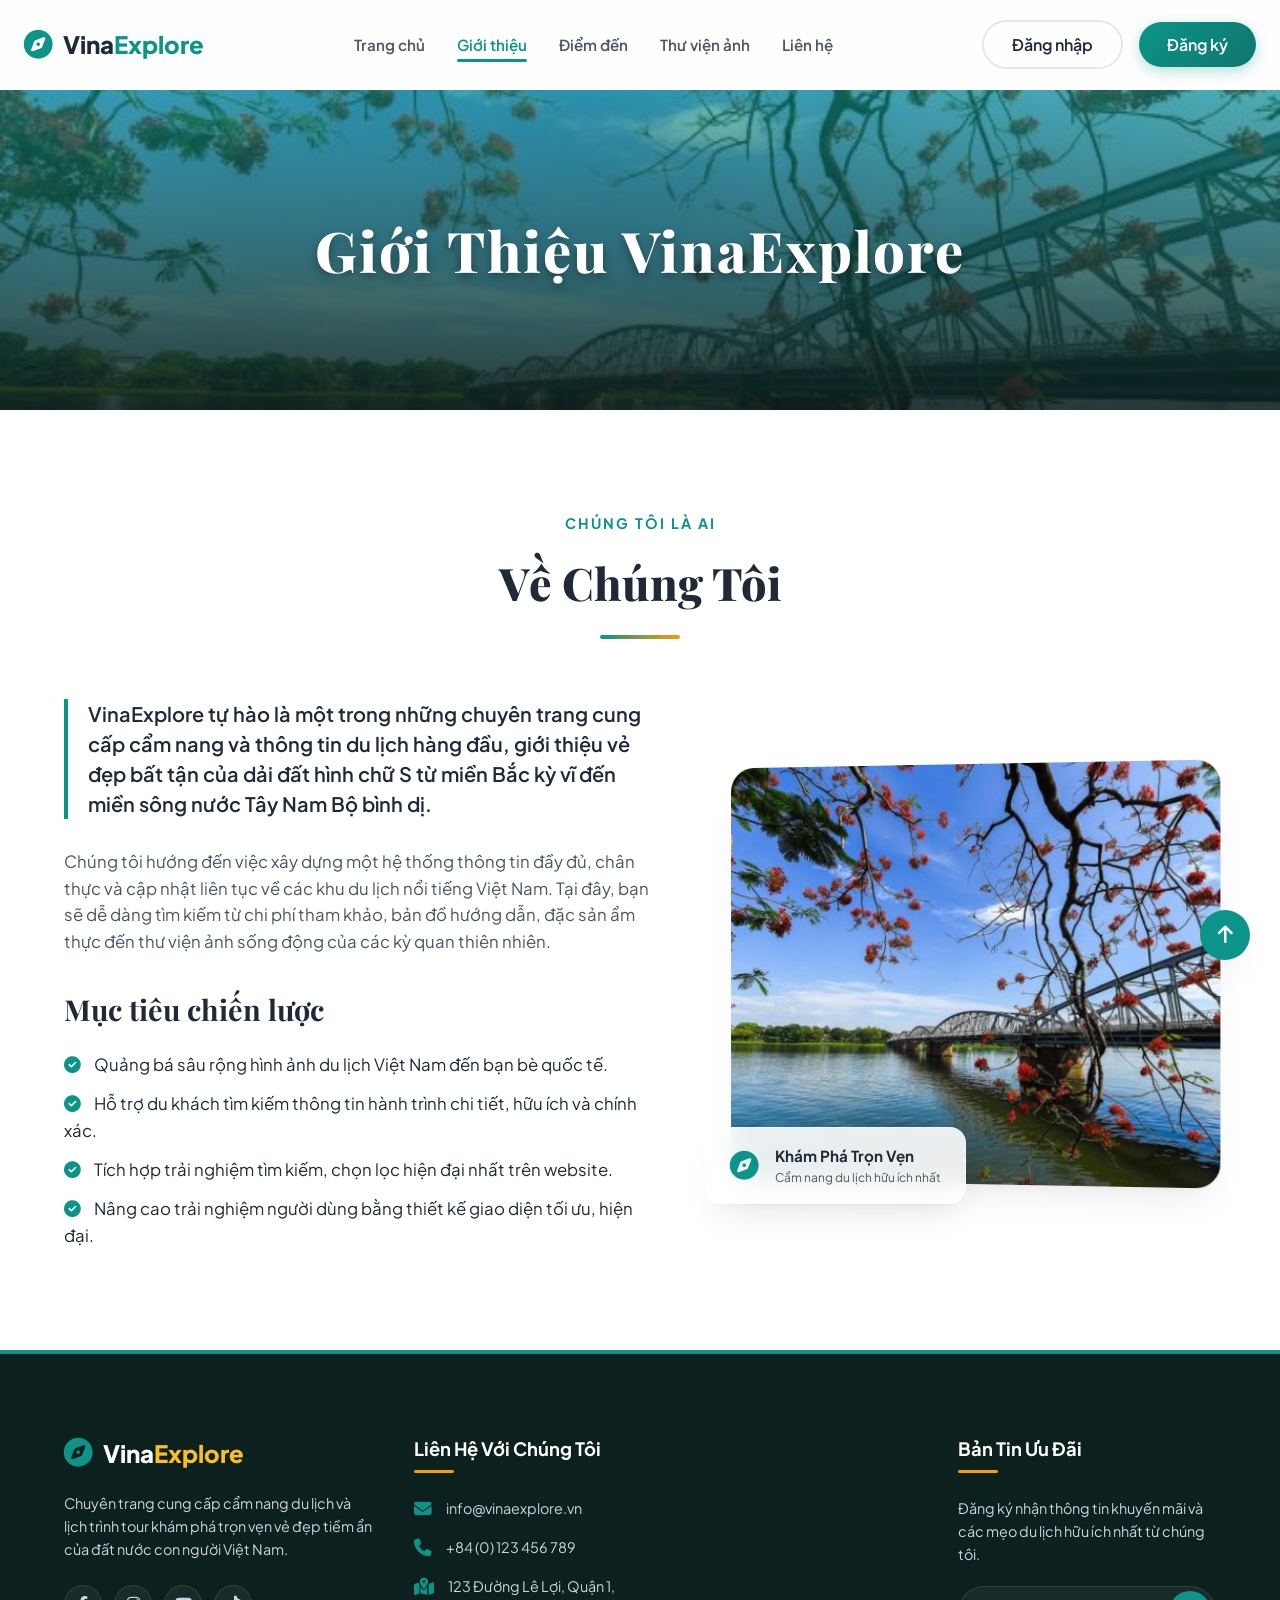
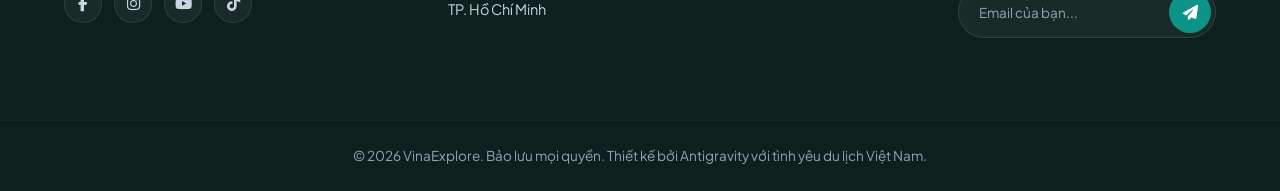
<file: pages/about.html>
<!DOCTYPE html>
<html lang="vi">
<head>
    <meta charset="UTF-8">
    <meta name="viewport" content="width=device-width, initial-scale=1.0">
    <meta name="description" content="VinaExplore - Chuyên trang cung cấp cẩm nang du lịch và thông tin chi tiết về các điểm đến tuyệt vời tại Việt Nam.">
    <title>Giới thiệu - VinaExplore</title>
    
    <!-- Google Fonts -->
    <link rel="preconnect" href="https://fonts.googleapis.com">
    <link rel="preconnect" href="https://fonts.gstatic.com" crossorigin>
    <link href="https://fonts.googleapis.com/css2?family=Playfair+Display:ital,wght@0,400..900;1,400..900&family=Plus+Jakarta+Sans:ital,wght@0,300..800;1,300..800&display=swap" rel="stylesheet">
    
    <!-- FontAwesome Icons -->
    <link rel="stylesheet" href="https://cdnjs.cloudflare.com/ajax/libs/font-awesome/6.4.0/css/all.min.css">
    
    <!-- Custom Style CSS -->
    <link rel="stylesheet" href="../style.css">
</head>
<body>

    <!-- Header Navigation -->
    <header class="main-header" id="main-header">
        <div class="header-container">
            <a href="../index.html" class="logo">
                <i class="fa-solid fa-compass logo-icon"></i>
                <span class="logo-text">Vina<span class="highlight">Explore</span></span>
            </a>
            
            <nav class="nav-menu" id="nav-menu">
                <ul>
                    <li><a href="../index.html" class="nav-link">Trang chủ</a></li>
                    <li><a href="about.html" class="nav-link active">Giới thiệu</a></li>
                    <li><a href="destinations.html" class="nav-link">Điểm đến</a></li>
                    <li><a href="gallery.html" class="nav-link">Thư viện ảnh</a></li>
                    <li><a href="contact.html" class="nav-link">Liên hệ</a></li>
                </ul>
            </nav>
            
            <div class="header-actions">
                <button class="btn btn-outline" id="btn-login">Đăng nhập</button>
                <button class="btn btn-primary" id="btn-register">Đăng ký</button>
                <button class="menu-toggle" id="menu-toggle" aria-label="Toggle navigation menu">
                    <i class="fa-solid fa-bars"></i>
                </button>
            </div>
        </div>
    </header>

    <!-- Page Banner -->
    <section class="page-banner">
        <h1>Giới Thiệu VinaExplore</h1>
    </section>

    <!-- Content Section -->
    <section class="overview-section">
        <div class="container">
            <div class="section-header text-center">
                <span class="sub-title">Chúng Tôi Là Ai</span>
                <h2 class="main-title">Về Chúng Tôi</h2>
                <div class="title-divider"></div>
            </div>
            
            <div class="overview-grid">
                <div class="overview-text">
                    <p class="lead-text">VinaExplore tự hào là một trong những chuyên trang cung cấp cẩm nang và thông tin du lịch hàng đầu, giới thiệu vẻ đẹp bất tận của dải đất hình chữ S từ miền Bắc kỳ vĩ đến miền sông nước Tây Nam Bộ bình dị.</p>
                    <p>Chúng tôi hướng đến việc xây dựng một hệ thống thông tin đầy đủ, chân thực và cập nhật liên tục về các khu du lịch nổi tiếng Việt Nam. Tại đây, bạn sẽ dễ dàng tìm kiếm từ chi phí tham khảo, bản đồ hướng dẫn, đặc sản ẩm thực đến thư viện ảnh sống động của các kỳ quan thiên nhiên.</p>
                    
                    <div style="margin-top: 30px;">
                        <h3 style="font-family: var(--font-heading); font-size: 1.8rem; margin-bottom: 20px; color: var(--dark-color);">Mục tiêu chiến lược</h3>
                        <ul style="display: flex; flex-direction: column; gap: 12px; font-size: 1.05rem;">
                            <li><i class="fa-solid fa-circle-check" style="color: var(--primary-color); margin-right: 10px;"></i> Quảng bá sâu rộng hình ảnh du lịch Việt Nam đến bạn bè quốc tế.</li>
                            <li><i class="fa-solid fa-circle-check" style="color: var(--primary-color); margin-right: 10px;"></i> Hỗ trợ du khách tìm kiếm thông tin hành trình chi tiết, hữu ích và chính xác.</li>
                            <li><i class="fa-solid fa-circle-check" style="color: var(--primary-color); margin-right: 10px;"></i> Tích hợp trải nghiệm tìm kiếm, chọn lọc hiện đại nhất trên website.</li>
                            <li><i class="fa-solid fa-circle-check" style="color: var(--primary-color); margin-right: 10px;"></i> Nâng cao trải nghiệm người dùng bằng thiết kế giao diện tối ưu, hiện đại.</li>
                        </ul>
                    </div>
                </div>
                <div class="overview-image-wrapper">
                    <img src="../images/slide2.jpg" alt="Về VinaExplore" class="overview-img">
                    <div class="floating-card">
                        <i class="fa-solid fa-compass floating-card-icon" style="color: var(--primary-color);"></i>
                        <div>
                            <h4>Khám Phá Trọn Vẹn</h4>
                            <p>Cẩm nang du lịch hữu ích nhất</p>
                        </div>
                    </div>
                </div>
            </div>
        </div>
    </section>

    <!-- Footer Section -->
    <footer class="main-footer" id="footer">
        <div class="footer-top">
            <div class="container footer-grid">
                <!-- Info Column -->
                <div class="footer-col brand-col">
                    <a href="../index.html" class="logo">
                        <i class="fa-solid fa-compass logo-icon"></i>
                        <span class="logo-text">Vina<span class="highlight">Explore</span></span>
                    </a>
                    <p class="footer-intro">Chuyên trang cung cấp cẩm nang du lịch và lịch trình tour khám phá trọn vẹn vẻ đẹp tiềm ẩn của đất nước con người Việt Nam.</p>
                    <div class="social-links">
                        <a href="#" aria-label="Facebook"><i class="fa-brands fa-facebook-f"></i></a>
                        <a href="#" aria-label="Instagram"><i class="fa-brands fa-instagram"></i></a>
                        <a href="#" aria-label="YouTube"><i class="fa-brands fa-youtube"></i></a>
                        <a href="#" aria-label="TikTok"><i class="fa-brands fa-tiktok"></i></a>
                    </div>
                </div>
                <!-- Contact Column -->
                <div class="footer-col contact-col">
                    <h3>Liên Hệ Với Chúng Tôi</h3>
                    <ul class="contact-list">
                        <li>
                            <i class="fa-solid fa-envelope"></i>
                            <span>info@vinaexplore.vn</span>
                        </li>
                        <li>
                            <i class="fa-solid fa-phone"></i>
                            <span>+84 (0) 123 456 789</span>
                        </li>
                        <li>
                            <i class="fa-solid fa-map-location-dot"></i>
                            <span>123 Đường Lê Lợi, Quận 1, TP. Hồ Chí Minh</span>
                        </li>
                    </ul>
                </div>
                <div class="footer-map">
                    <iframe
                        src="https://www.google.com/maps?q=123+Đường+Lê+Lợi,+Quận+1,+TP+Hồ+Chí+Minh&output=embed"
                        width="100%"
                        height="200"
                        style="border:0; border-radius:12px;"
                        loading="lazy">
                    </iframe>
                </div>
                <!-- Newsletter Column -->
                <div class="footer-col newsletter-col">
                    <h3>Bản Tin Ưu Đãi</h3>
                    <p>Đăng ký nhận thông tin khuyến mãi và các mẹo du lịch hữu ích nhất từ chúng tôi.</p>
                    <form class="newsletter-form" onsubmit="event.preventDefault(); alert('Đăng ký email thành công! Xin cảm ơn.');">
                        <input type="email" placeholder="Email của bạn..." required>
                        <button type="submit" aria-label="Đăng ký"><i class="fa-solid fa-paper-plane"></i></button>
                    </form>
                </div>
            </div>
        </div>
        
        <div class="footer-bottom text-center">
            <div class="container">
                <p>&copy; 2026 VinaExplore. Bảo lưu mọi quyền. Thiết kế bởi Antigravity với tình yêu du lịch Việt Nam.</p>
            </div>
        </div>
    </footer>

    <!-- Authenticate Dialog -->
    <div class="auth-modal" id="auth-modal" style="display: none;">
        <div class="auth-container">
            <button class="auth-close" id="auth-close"><i class="fa-solid fa-xmark"></i></button>
            <div class="auth-box">
                <h3 id="auth-title">Đăng nhập</h3>
                <form class="auth-form" onsubmit="event.preventDefault(); alert('Đăng nhập thành công!'); document.getElementById('auth-modal').style.display='none';">
                    <div class="input-group">
                        <label for="auth-email">Tài khoản Email</label>
                        <input type="email" id="auth-email" required placeholder="nhapemail@gmail.com">
                    </div>
                    <div class="input-group">
                        <label for="auth-pass">Mật khẩu</label>
                        <input type="password" id="auth-pass" required placeholder="••••••••">
                    </div>
                    <button type="submit" class="btn btn-primary btn-block">Xác nhận</button>
                </form>
            </div>
        </div>
    </div>

    <!-- Back to Top Button -->
    <button class="back-to-top" id="back-to-top" aria-label="Quay lại đầu trang">
        <i class="fa-solid fa-arrow-up"></i>
    </button>

    <!-- Script File -->
    <script src="../script.js"></script>
</body>
</html>
</file>
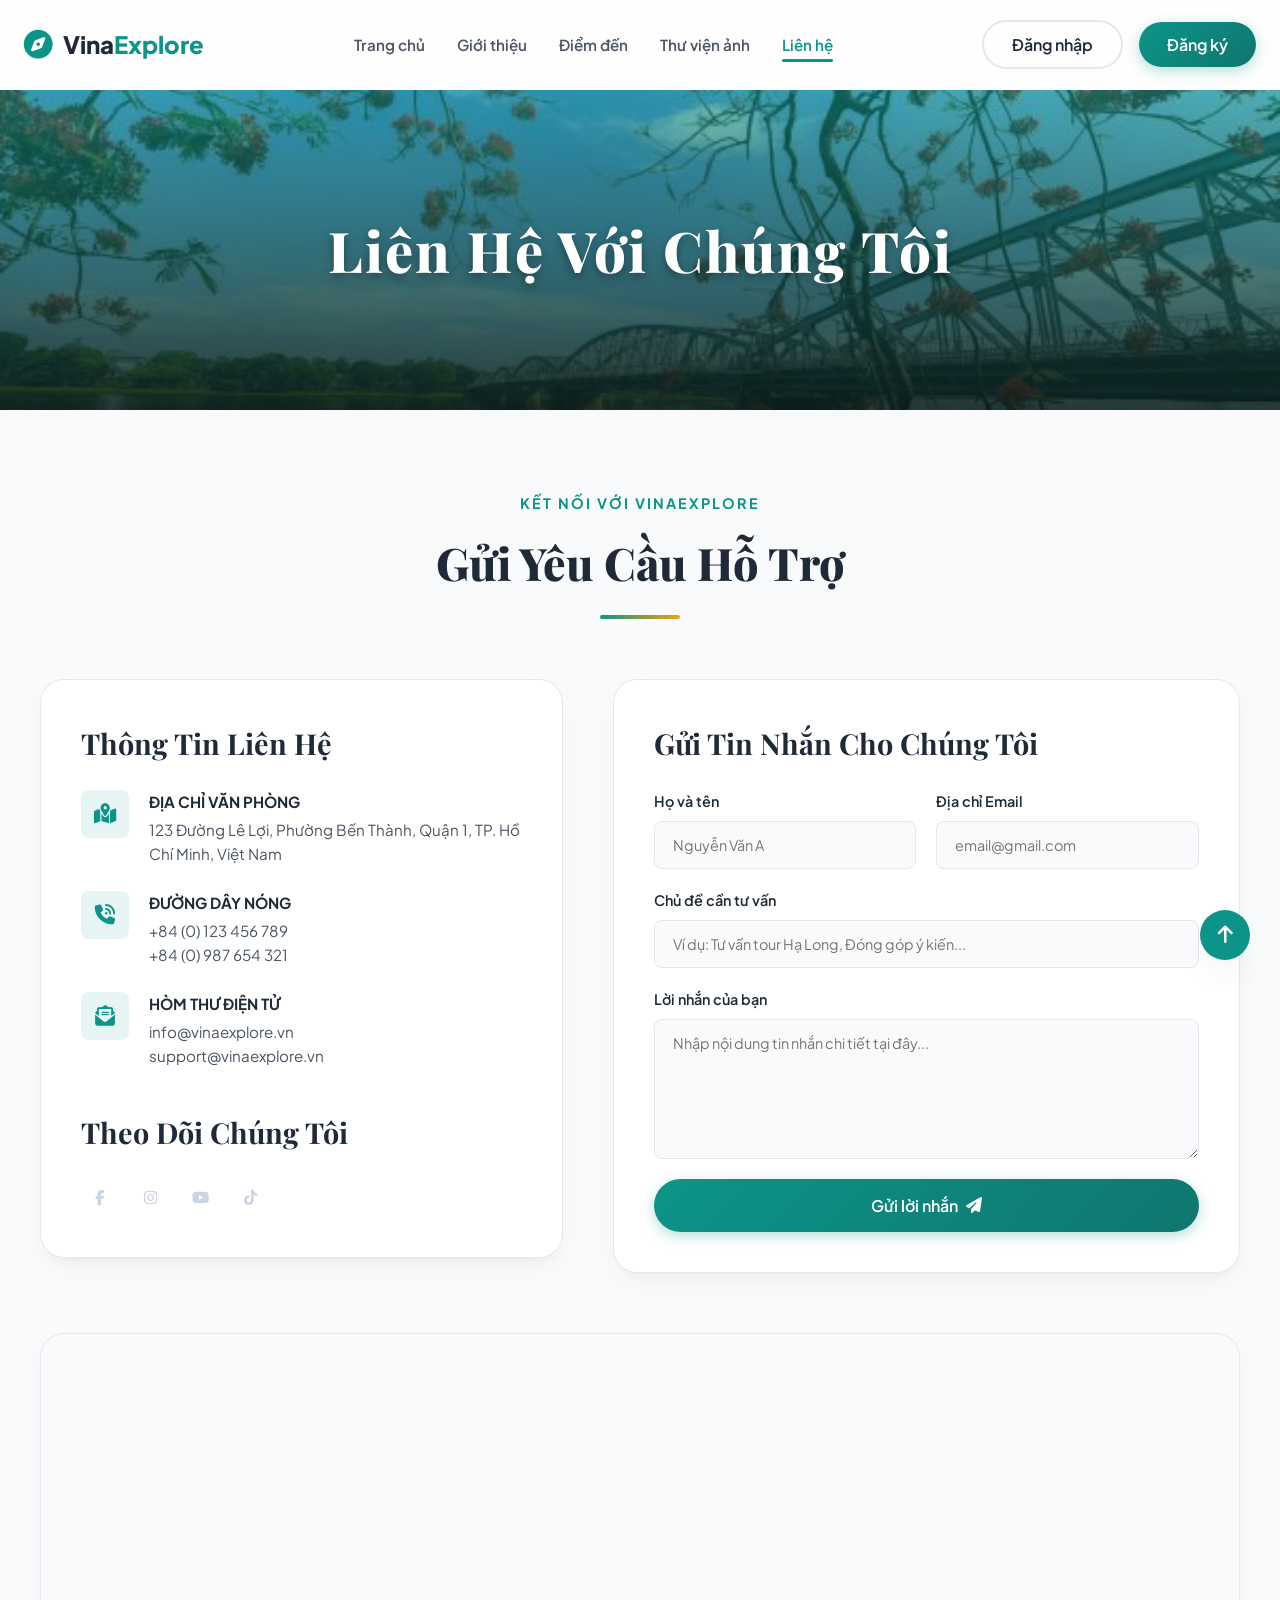
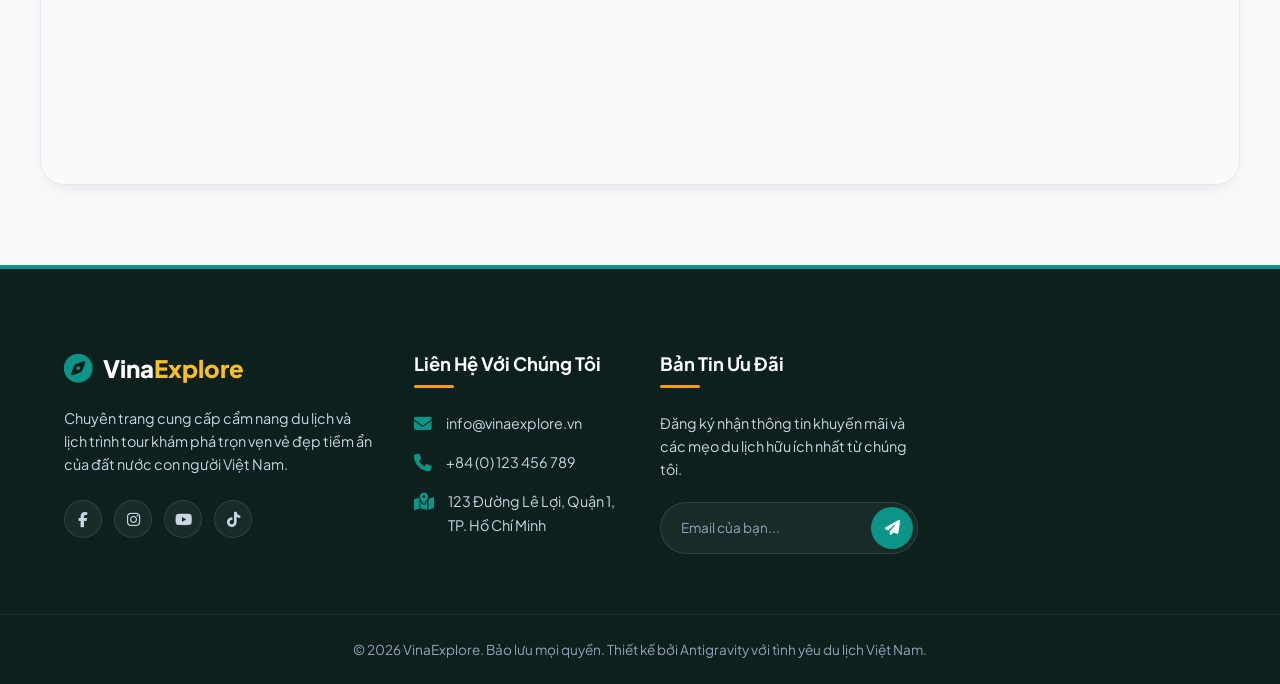
<file: pages/contact.html>
<!DOCTYPE html>
<html lang="vi">
<head>
    <meta charset="UTF-8">
    <meta name="viewport" content="width=device-width, initial-scale=1.0">
    <meta name="description" content="Liên hệ với VinaExplore để được hỗ trợ và tư vấn về các địa điểm du lịch tuyệt vời tại Việt Nam.">
    <title>Liên hệ - VinaExplore</title>
    
    <!-- Google Fonts -->
    <link rel="preconnect" href="https://fonts.googleapis.com">
    <link rel="preconnect" href="https://fonts.gstatic.com" crossorigin>
    <link href="https://fonts.googleapis.com/css2?family=Playfair+Display:ital,wght@0,400..900;1,400..900&family=Plus+Jakarta+Sans:ital,wght@0,300..800;1,300..800&display=swap" rel="stylesheet">
    
    <!-- FontAwesome Icons -->
    <link rel="stylesheet" href="https://cdnjs.cloudflare.com/ajax/libs/font-awesome/6.4.0/css/all.min.css">
    
    <!-- Custom Style CSS -->
    <link rel="stylesheet" href="../style.css">
    
    <style>
        /* Contact Page Specific Styles */
        .contact-grid-main {
            display: grid;
            grid-template-columns: 1fr 1.2fr;
            gap: 50px;
            align-items: start;
        }
        
        .contact-info-card {
            background-color: white;
            padding: 40px;
            border-radius: var(--radius-lg);
            box-shadow: var(--shadow-md);
            border: 1px solid var(--border-color);
        }
        
        .contact-info-card h3 {
            font-family: var(--font-heading);
            font-size: 1.8rem;
            color: var(--dark-color);
            margin-bottom: 24px;
        }
        
        .contact-info-details {
            display: flex;
            flex-direction: column;
            gap: 24px;
            margin-bottom: 40px;
        }
        
        .contact-detail-box {
            display: flex;
            gap: 20px;
            align-items: flex-start;
        }
        
        .contact-detail-icon {
            width: 48px;
            height: 48px;
            border-radius: var(--radius-sm);
            background-color: rgba(13, 148, 136, 0.1);
            color: var(--primary-color);
            display: flex;
            align-items: center;
            justify-content: center;
            font-size: 1.25rem;
            flex-shrink: 0;
        }
        
        .contact-detail-content h4 {
            font-size: 0.95rem;
            font-weight: 700;
            color: var(--dark-color);
            margin-bottom: 4px;
            text-transform: uppercase;
        }
        
        .contact-detail-content p {
            font-size: 0.95rem;
            color: var(--dark-light);
        }
        
        /* Contact Form Styles */
        .contact-form-card {
            background-color: white;
            padding: 40px;
            border-radius: var(--radius-lg);
            box-shadow: var(--shadow-md);
            border: 1px solid var(--border-color);
        }
        
        .contact-form-card h3 {
            font-family: var(--font-heading);
            font-size: 1.8rem;
            color: var(--dark-color);
            margin-bottom: 24px;
        }
        
        .form-grid {
            display: grid;
            grid-template-columns: 1fr 1fr;
            gap: 20px;
            margin-bottom: 20px;
        }
        
        .form-group {
            display: flex;
            flex-direction: column;
            gap: 8px;
            margin-bottom: 20px;
        }
        
        .form-group label {
            font-size: 0.9rem;
            font-weight: 600;
            color: var(--dark-color);
        }
        
        .form-group input, .form-group textarea {
            width: 100%;
            padding: 14px 18px;
            border: 1px solid var(--border-color);
            border-radius: var(--radius-sm);
            font-size: 0.9rem;
            transition: var(--transition-fast);
            background-color: var(--light-bg);
        }
        
        .form-group input:focus, .form-group textarea:focus {
            border-color: var(--primary-color);
            background-color: white;
            box-shadow: 0 0 0 4px rgba(13, 148, 136, 0.1);
        }
        
        .form-group textarea {
            resize: vertical;
            min-height: 140px;
        }
        
        .map-section {
            margin-top: 60px;
            border-radius: var(--radius-lg);
            overflow: hidden;
            box-shadow: var(--shadow-md);
            border: 1px solid var(--border-color);
        }
        
        @media (max-width: 992px) {
            .contact-grid-main {
                grid-template-columns: 1fr;
                gap: 40px;
            }
            .form-grid {
                grid-template-columns: 1fr;
                gap: 0;
            }
        }
    </style>
</head>
<body>

    <!-- Header Navigation -->
    <header class="main-header" id="main-header">
        <div class="header-container">
            <a href="../index.html" class="logo">
                <i class="fa-solid fa-compass logo-icon"></i>
                <span class="logo-text">Vina<span class="highlight">Explore</span></span>
            </a>
            
            <nav class="nav-menu" id="nav-menu">
                <ul>
                    <li><a href="../index.html" class="nav-link">Trang chủ</a></li>
                    <li><a href="about.html" class="nav-link">Giới thiệu</a></li>
                    <li><a href="destinations.html" class="nav-link">Điểm đến</a></li>
                    <li><a href="gallery.html" class="nav-link">Thư viện ảnh</a></li>
                    <li><a href="contact.html" class="nav-link active">Liên hệ</a></li>
                </ul>
            </nav>
            
            <div class="header-actions">
                <button class="btn btn-outline" id="btn-login">Đăng nhập</button>
                <button class="btn btn-primary" id="btn-register">Đăng ký</button>
                <button class="menu-toggle" id="menu-toggle" aria-label="Toggle navigation menu">
                    <i class="fa-solid fa-bars"></i>
                </button>
            </div>
        </div>
    </header>

    <!-- Page Banner -->
    <section class="page-banner">
        <h1>Liên Hệ Với Chúng Tôi</h1>
    </section>

    <!-- Contact Main Content Section -->
    <section class="container" style="padding: 80px 0;">
        <div class="section-header text-center">
            <span class="sub-title">Kết Nối Với VinaExplore</span>
            <h2 class="main-title">Gửi Yêu Cầu Hỗ Trợ</h2>
            <div class="title-divider"></div>
        </div>
        
        <div class="contact-grid-main">
            <!-- Left Column: Info Card -->
            <div class="contact-info-card">
                <h3>Thông Tin Liên Hệ</h3>
                <div class="contact-info-details">
                    <div class="contact-detail-box">
                        <div class="contact-detail-icon">
                            <i class="fa-solid fa-map-location-dot"></i>
                        </div>
                        <div class="contact-detail-content">
                            <h4>Địa chỉ văn phòng</h4>
                            <p>123 Đường Lê Lợi, Phường Bến Thành, Quận 1, TP. Hồ Chí Minh, Việt Nam</p>
                        </div>
                    </div>
                    
                    <div class="contact-detail-box">
                        <div class="contact-detail-icon">
                            <i class="fa-solid fa-phone-volume"></i>
                        </div>
                        <div class="contact-detail-content">
                            <h4>Đường dây nóng</h4>
                            <p>+84 (0) 123 456 789<br>+84 (0) 987 654 321</p>
                        </div>
                    </div>
                    
                    <div class="contact-detail-box">
                        <div class="contact-detail-icon">
                            <i class="fa-solid fa-envelope-open-text"></i>
                        </div>
                        <div class="contact-detail-content">
                            <h4>Hòm thư điện tử</h4>
                            <p>info@vinaexplore.vn<br>support@vinaexplore.vn</p>
                        </div>
                    </div>
                </div>
                
                <h3>Theo Dõi Chúng Tôi</h3>
                <div class="social-links" style="margin-top: 15px;">
                    <a href="#" aria-label="Facebook"><i class="fa-brands fa-facebook-f"></i></a>
                    <a href="#" aria-label="Instagram"><i class="fa-brands fa-instagram"></i></a>
                    <a href="#" aria-label="YouTube"><i class="fa-brands fa-youtube"></i></a>
                    <a href="#" aria-label="TikTok"><i class="fa-brands fa-tiktok"></i></a>
                </div>
            </div>
            
            <!-- Right Column: Form Card -->
            <div class="contact-form-card">
                <h3>Gửi Tin Nhắn Cho Chúng Tôi</h3>
                <form onsubmit="event.preventDefault(); alert('Gửi tin nhắn liên hệ thành công! Chúng tôi sẽ phản hồi lại bạn sớm nhất.'); this.reset();">
                    <div class="form-grid">
                        <div class="form-group" style="margin-bottom: 0;">
                            <label for="contact-name">Họ và tên</label>
                            <input type="text" id="contact-name" required placeholder="Nguyễn Văn A">
                        </div>
                        <div class="form-group" style="margin-bottom: 0;">
                            <label for="contact-email">Địa chỉ Email</label>
                            <input type="email" id="contact-email" required placeholder="email@gmail.com">
                        </div>
                    </div>
                    
                    <div class="form-group">
                        <label for="contact-subject">Chủ đề cần tư vấn</label>
                        <input type="text" id="contact-subject" required placeholder="Ví dụ: Tư vấn tour Hạ Long, Đóng góp ý kiến...">
                    </div>
                    
                    <div class="form-group">
                        <label for="contact-message">Lời nhắn của bạn</label>
                        <textarea id="contact-message" required placeholder="Nhập nội dung tin nhắn chi tiết tại đây..."></textarea>
                    </div>
                    
                    <button type="submit" class="btn btn-primary btn-block" style="padding: 16px 28px;">
                        Gửi lời nhắn <i class="fa-solid fa-paper-plane"></i>
                    </button>
                </form>
            </div>
        </div>
        
        <!-- Google Maps Embed Section -->
        <div class="map-section">
            <iframe
                src="https://www.google.com/maps?q=123+Đường+Lê+Lợi,+Quận+1,+TP+Hồ+Chí+Minh&output=embed"
                width="100%"
                height="450"
                style="border:0; display: block;"
                loading="lazy">
            </iframe>
        </div>
    </section>

    <!-- Footer Section -->
    <footer class="main-footer" id="footer">
        <div class="footer-top">
            <div class="container footer-grid">
                <!-- Info Column -->
                <div class="footer-col brand-col">
                    <a href="../index.html" class="logo">
                        <i class="fa-solid fa-compass logo-icon"></i>
                        <span class="logo-text">Vina<span class="highlight">Explore</span></span>
                    </a>
                    <p class="footer-intro">Chuyên trang cung cấp cẩm nang du lịch và lịch trình tour khám phá trọn vẹn vẻ đẹp tiềm ẩn của đất nước con người Việt Nam.</p>
                    <div class="social-links">
                        <a href="#" aria-label="Facebook"><i class="fa-brands fa-facebook-f"></i></a>
                        <a href="#" aria-label="Instagram"><i class="fa-brands fa-instagram"></i></a>
                        <a href="#" aria-label="YouTube"><i class="fa-brands fa-youtube"></i></a>
                        <a href="#" aria-label="TikTok"><i class="fa-brands fa-tiktok"></i></a>
                    </div>
                </div>
                <!-- Contact Column -->
                <div class="footer-col contact-col">
                    <h3>Liên Hệ Với Chúng Tôi</h3>
                    <ul class="contact-list">
                        <li>
                            <i class="fa-solid fa-envelope"></i>
                            <span>info@vinaexplore.vn</span>
                        </li>
                        <li>
                            <i class="fa-solid fa-phone"></i>
                            <span>+84 (0) 123 456 789</span>
                        </li>
                        <li>
                            <i class="fa-solid fa-map-location-dot"></i>
                            <span>123 Đường Lê Lợi, Quận 1, TP. Hồ Chí Minh</span>
                        </li>
                    </ul>
                </div>
                <!-- Newsletter Column -->
                <div class="footer-col newsletter-col">
                    <h3>Bản Tin Ưu Đãi</h3>
                    <p>Đăng ký nhận thông tin khuyến mãi và các mẹo du lịch hữu ích nhất từ chúng tôi.</p>
                    <form class="newsletter-form" onsubmit="event.preventDefault(); alert('Đăng ký email thành công! Xin cảm ơn.');">
                        <input type="email" placeholder="Email của bạn..." required>
                        <button type="submit" aria-label="Đăng ký"><i class="fa-solid fa-paper-plane"></i></button>
                    </form>
                </div>
            </div>
        </div>
        
        <div class="footer-bottom text-center">
            <div class="container">
                <p>&copy; 2026 VinaExplore. Bảo lưu mọi quyền. Thiết kế bởi Antigravity với tình yêu du lịch Việt Nam.</p>
            </div>
        </div>
    </footer>

    <!-- Authenticate Dialog -->
    <div class="auth-modal" id="auth-modal" style="display: none;">
        <div class="auth-container">
            <button class="auth-close" id="auth-close"><i class="fa-solid fa-xmark"></i></button>
            <div class="auth-box">
                <h3 id="auth-title">Đăng nhập</h3>
                <form class="auth-form" onsubmit="event.preventDefault(); alert('Đăng nhập thành công!'); document.getElementById('auth-modal').style.display='none';">
                    <div class="input-group">
                        <label for="auth-email">Tài khoản Email</label>
                        <input type="email" id="auth-email" required placeholder="nhapemail@gmail.com">
                    </div>
                    <div class="input-group">
                        <label for="auth-pass">Mật khẩu</label>
                        <input type="password" id="auth-pass" required placeholder="••••••••">
                    </div>
                    <button type="submit" class="btn btn-primary btn-block">Xác nhận</button>
                </form>
            </div>
        </div>
    </div>

    <!-- Back to Top Button -->
    <button class="back-to-top" id="back-to-top" aria-label="Quay lại đầu trang">
        <i class="fa-solid fa-arrow-up"></i>
    </button>

    <!-- Script File -->
    <script src="../script.js"></script>
</body>
</html>
</file>
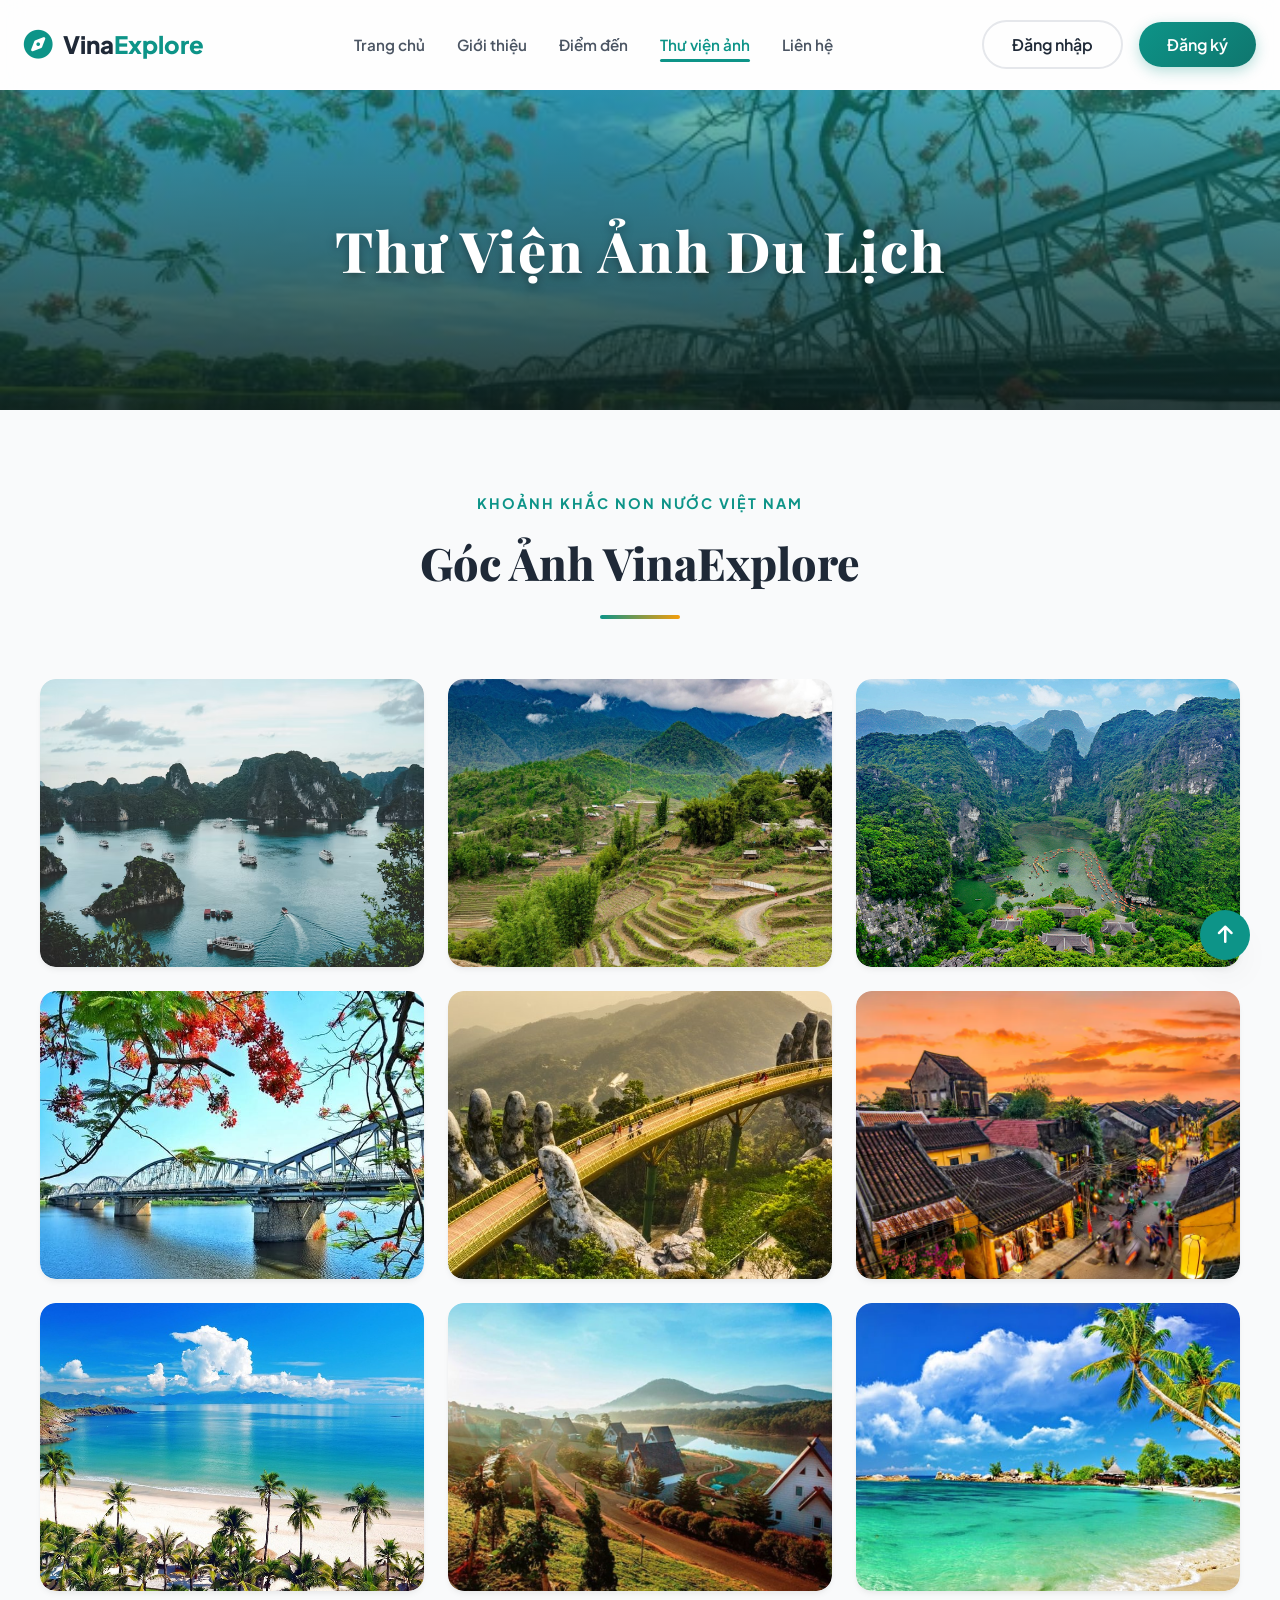
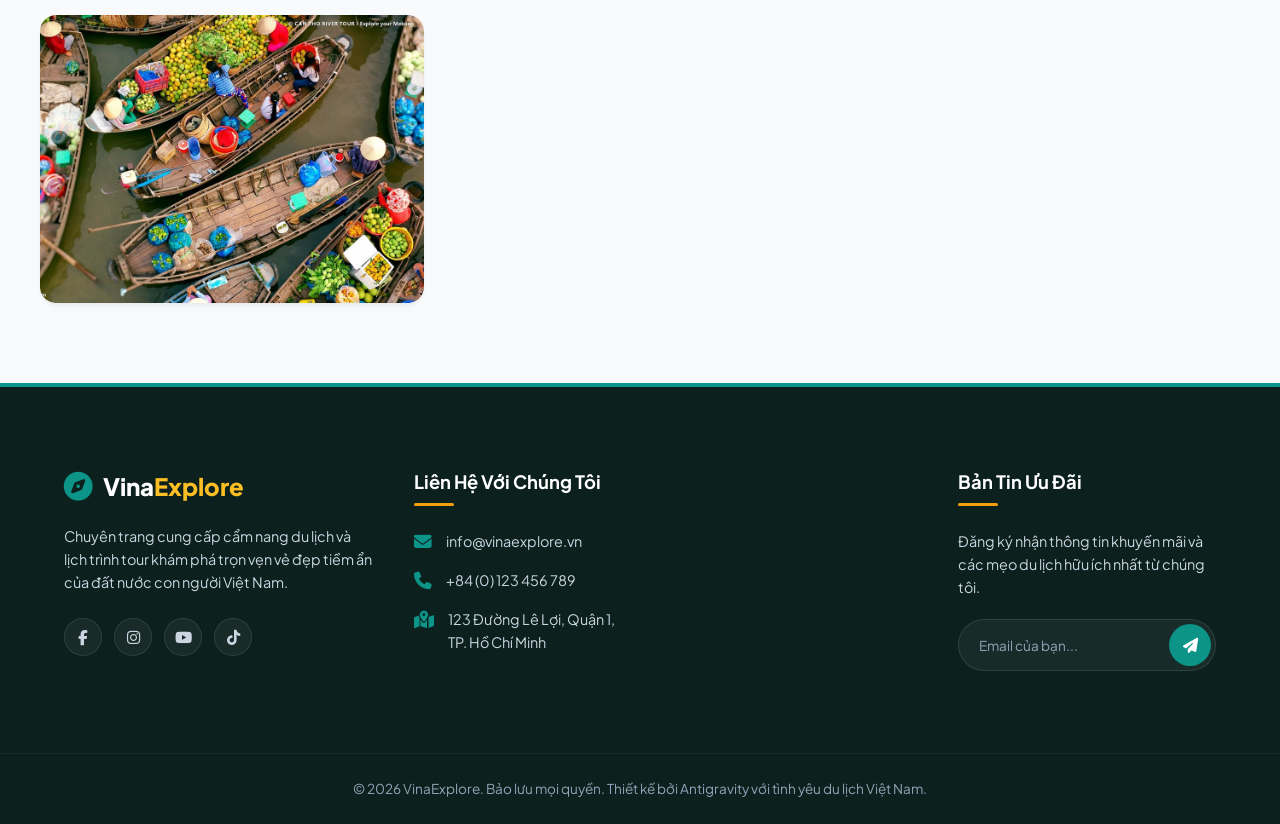
<file: pages/gallery.html>
<!DOCTYPE html>
<html lang="vi">
<head>
    <meta charset="UTF-8">
    <meta name="viewport" content="width=device-width, initial-scale=1.0">
    <meta name="description" content="Thư viện ảnh đẹp nhất về các danh lam thắng cảnh Việt Nam từ Bắc vào Nam. Vẻ đẹp bất tận qua ống kính.">
    <title>Thư viện ảnh - VinaExplore</title>
    
    <!-- Google Fonts -->
    <link rel="preconnect" href="https://fonts.googleapis.com">
    <link rel="preconnect" href="https://fonts.gstatic.com" crossorigin>
    <link href="https://fonts.googleapis.com/css2?family=Playfair+Display:ital,wght@0,400..900;1,400..900&family=Plus+Jakarta+Sans:ital,wght@0,300..800;1,300..800&display=swap" rel="stylesheet">
    
    <!-- FontAwesome Icons -->
    <link rel="stylesheet" href="https://cdnjs.cloudflare.com/ajax/libs/font-awesome/6.4.0/css/all.min.css">
    
    <!-- Custom Style CSS -->
    <link rel="stylesheet" href="../style.css">
    
    <style>
        /* Gallery Page Specific Extra Styling for Extra Polish */
        .gallery-item {
            position: relative;
            border-radius: var(--radius-md);
            overflow: hidden;
            box-shadow: var(--shadow-sm);
            cursor: pointer;
            transition: var(--transition-smooth);
            aspect-ratio: 4/3;
        }
        
        .gallery-item img {
            width: 100%;
            height: 100%;
            object-fit: cover;
            transition: var(--transition-smooth);
        }
        
        .gallery-item:hover {
            transform: translateY(-8px);
            box-shadow: var(--shadow-lg);
        }
        
        .gallery-item:hover img {
            transform: scale(1.1);
        }
        
        .gallery-overlay {
            position: absolute;
            top: 0;
            left: 0;
            width: 100%;
            height: 100%;
            background: linear-gradient(to top, rgba(12, 32, 30, 0.8), transparent 70%);
            display: flex;
            align-items: flex-end;
            padding: 20px;
            opacity: 0;
            transition: var(--transition-fast);
        }
        
        .gallery-item:hover .gallery-overlay {
            opacity: 1;
        }
        
        .gallery-title {
            color: white;
            font-family: var(--font-heading);
            font-size: 1.3rem;
            font-weight: 700;
            transform: translateY(20px);
            transition: transform 0.3s cubic-bezier(0.4, 0, 0.2, 1);
        }
        
        .gallery-item:hover .gallery-title {
            transform: translateY(0);
        }
    </style>
</head>
<body>

    <!-- Header Navigation -->
    <header class="main-header" id="main-header">
        <div class="header-container">
            <a href="../index.html" class="logo">
                <i class="fa-solid fa-compass logo-icon"></i>
                <span class="logo-text">Vina<span class="highlight">Explore</span></span>
            </a>
            
            <nav class="nav-menu" id="nav-menu">
                <ul>
                    <li><a href="../index.html" class="nav-link">Trang chủ</a></li>
                    <li><a href="about.html" class="nav-link">Giới thiệu</a></li>
                    <li><a href="destinations.html" class="nav-link">Điểm đến</a></li>
                    <li><a href="gallery.html" class="nav-link active">Thư viện ảnh</a></li>
                    <li><a href="contact.html" class="nav-link">Liên hệ</a></li>
                </ul>
            </nav>
            
            <div class="header-actions">
                <button class="btn btn-outline" id="btn-login">Đăng nhập</button>
                <button class="btn btn-primary" id="btn-register">Đăng ký</button>
                <button class="menu-toggle" id="menu-toggle" aria-label="Toggle navigation menu">
                    <i class="fa-solid fa-bars"></i>
                </button>
            </div>
        </div>
    </header>

    <!-- Page Banner -->
    <section class="page-banner">
        <h1>Thư Viện Ảnh Du Lịch</h1>
    </section>

    <!-- Gallery Grid Section -->
    <section class="container" style="padding: 80px 0;">
        <div class="section-header text-center">
            <span class="sub-title">Khoảnh Khắc Non Nước Việt Nam</span>
            <h2 class="main-title">Góc Ảnh VinaExplore</h2>
            <div class="title-divider"></div>
        </div>
        
        <div class="gallery-grid" style="display: grid; grid-template-columns: repeat(auto-fill, minmax(320px, 1fr)); gap: 24px;">
            <div class="gallery-item">
                <img src="../images/halong.jpg" alt="Vịnh Hạ Long" loading="lazy">
                <div class="gallery-overlay">
                    <h3 class="gallery-title">Vịnh Hạ Long</h3>
                </div>
            </div>
            <div class="gallery-item">
                <img src="../images/sapa.jpg" alt="Sa Pa" loading="lazy">
                <div class="gallery-overlay">
                    <h3 class="gallery-title">Sa Pa</h3>
                </div>
            </div>
            <div class="gallery-item">
                <img src="../images/trangan.jpg" alt="Tràng An" loading="lazy">
                <div class="gallery-overlay">
                    <h3 class="gallery-title">Tràng An</h3>
                </div>
            </div>
            <div class="gallery-item">
                <img src="../images/hue.jpg" alt="Cố đô Huế" loading="lazy">
                <div class="gallery-overlay">
                    <h3 class="gallery-title">Cầu Tràng Tiền</h3>
                </div>
            </div>
            <div class="gallery-item">
                <img src="../images/danang.jpg" alt="Đà Nẵng" loading="lazy">
                <div class="gallery-overlay">
                    <h3 class="gallery-title">Đà Nẵng</h3>
                </div>
            </div>
            <div class="gallery-item">
                <img src="../images/hoian.jpg" alt="Phố cổ Hội An" loading="lazy">
                <div class="gallery-overlay">
                    <h3 class="gallery-title">Phố cổ Hội An</h3>
                </div>
            </div>
            <div class="gallery-item">
                <img src="../images/nhatrang.jpg" alt="Nha Trang" loading="lazy">
                <div class="gallery-overlay">
                    <h3 class="gallery-title">Nha Trang</h3>
                </div>
            </div>
            <div class="gallery-item">
                <img src="../images/dalat.jpg" alt="Đà Lạt" loading="lazy">
                <div class="gallery-overlay">
                    <h3 class="gallery-title">Đà Lạt</h3>
                </div>
            </div>
            <div class="gallery-item">
                <img src="../images/phuquoc.jpg" alt="Phú Quốc" loading="lazy">
                <div class="gallery-overlay">
                    <h3 class="gallery-title">Phú Quốc</h3>
                </div>
            </div>
            <div class="gallery-item">
                <img src="../images/cantho.jpg" alt="Cần Thơ" loading="lazy">
                <div class="gallery-overlay">
                    <h3 class="gallery-title">Cần Thơ</h3>
                </div>
            </div>
        </div>
    </section>

    <!-- Footer Section -->
    <footer class="main-footer" id="footer">
        <div class="footer-top">
            <div class="container footer-grid">
                <!-- Info Column -->
                <div class="footer-col brand-col">
                    <a href="../index.html" class="logo">
                        <i class="fa-solid fa-compass logo-icon"></i>
                        <span class="logo-text">Vina<span class="highlight">Explore</span></span>
                    </a>
                    <p class="footer-intro">Chuyên trang cung cấp cẩm nang du lịch và lịch trình tour khám phá trọn vẹn vẻ đẹp tiềm ẩn của đất nước con người Việt Nam.</p>
                    <div class="social-links">
                        <a href="#" aria-label="Facebook"><i class="fa-brands fa-facebook-f"></i></a>
                        <a href="#" aria-label="Instagram"><i class="fa-brands fa-instagram"></i></a>
                        <a href="#" aria-label="YouTube"><i class="fa-brands fa-youtube"></i></a>
                        <a href="#" aria-label="TikTok"><i class="fa-brands fa-tiktok"></i></a>
                    </div>
                </div>
                <!-- Contact Column -->
                <div class="footer-col contact-col">
                    <h3>Liên Hệ Với Chúng Tôi</h3>
                    <ul class="contact-list">
                        <li>
                            <i class="fa-solid fa-envelope"></i>
                            <span>info@vinaexplore.vn</span>
                        </li>
                        <li>
                            <i class="fa-solid fa-phone"></i>
                            <span>+84 (0) 123 456 789</span>
                        </li>
                        <li>
                            <i class="fa-solid fa-map-location-dot"></i>
                            <span>123 Đường Lê Lợi, Quận 1, TP. Hồ Chí Minh</span>
                        </li>
                    </ul>
                </div>
                <div class="footer-map">
                    <iframe
                        src="https://www.google.com/maps?q=123+Đường+Lê+Lợi,+Quận+1,+TP+Hồ+Chí+Minh&output=embed"
                        width="100%"
                        height="200"
                        style="border:0; border-radius:12px;"
                        loading="lazy">
                    </iframe>
                </div>
                <!-- Newsletter Column -->
                <div class="footer-col newsletter-col">
                    <h3>Bản Tin Ưu Đãi</h3>
                    <p>Đăng ký nhận thông tin khuyến mãi và các mẹo du lịch hữu ích nhất từ chúng tôi.</p>
                    <form class="newsletter-form" onsubmit="event.preventDefault(); alert('Đăng ký email thành công! Xin cảm ơn.');">
                        <input type="email" placeholder="Email của bạn..." required>
                        <button type="submit" aria-label="Đăng ký"><i class="fa-solid fa-paper-plane"></i></button>
                    </form>
                </div>
            </div>
        </div>
        
        <div class="footer-bottom text-center">
            <div class="container">
                <p>&copy; 2026 VinaExplore. Bảo lưu mọi quyền. Thiết kế bởi Antigravity với tình yêu du lịch Việt Nam.</p>
            </div>
        </div>
    </footer>

    <!-- Authenticate Dialog -->
    <div class="auth-modal" id="auth-modal" style="display: none;">
        <div class="auth-container">
            <button class="auth-close" id="auth-close"><i class="fa-solid fa-xmark"></i></button>
            <div class="auth-box">
                <h3 id="auth-title">Đăng nhập</h3>
                <form class="auth-form" onsubmit="event.preventDefault(); alert('Đăng nhập thành công!'); document.getElementById('auth-modal').style.display='none';">
                    <div class="input-group">
                        <label for="auth-email">Tài khoản Email</label>
                        <input type="email" id="auth-email" required placeholder="nhapemail@gmail.com">
                    </div>
                    <div class="input-group">
                        <label for="auth-pass">Mật khẩu</label>
                        <input type="password" id="auth-pass" required placeholder="••••••••">
                    </div>
                    <button type="submit" class="btn btn-primary btn-block">Xác nhận</button>
                </form>
            </div>
        </div>
    </div>

    <!-- Back to Top Button -->
    <button class="back-to-top" id="back-to-top" aria-label="Quay lại đầu trang">
        <i class="fa-solid fa-arrow-up"></i>
    </button>

    <!-- Script File -->
    <script src="../script.js"></script>
</body>
</html>
</file>
<file: style.css>
/* 
   --------------------------------------------------
   VinaExplore - Premium Travel & Explore Stylesheet
   --------------------------------------------------
*/

/* 1. ROOT VARIABLES & CUSTOM DESIGN TOKENS */
:root {
    --primary-color: #0d9488;       /* Teal - Emerald */
    --primary-light: #0f766e;
    --primary-dark: #115e59;
    --primary-rgb: 13, 148, 136;
    
    --secondary-color: #f59e0b;     /* Amber - Sunny Gold */
    --secondary-light: #fbbf24;
    --secondary-dark: #d97706;
    
    --dark-color: #1f2937;          /* Charcoal text */
    --dark-light: #4b5563;
    --dark-rgb: 31, 41, 55;
    
    --light-bg: #f9fafb;            /* Soft off-white */
    --card-bg: #ffffff;
    --border-color: #e5e7eb;
    
    --font-heading: 'Playfair Display', serif;
    --font-body: 'Plus Jakarta Sans', sans-serif;
    
    --radius-sm: 8px;
    --radius-md: 16px;
    --radius-lg: 24px;
    --radius-full: 9999px;
    
    --shadow-sm: 0 4px 6px -1px rgba(0, 0, 0, 0.05), 0 2px 4px -1px rgba(0, 0, 0, 0.03);
    --shadow-md: 0 10px 25px -5px rgba(0, 0, 0, 0.05), 0 8px 10px -6px rgba(0, 0, 0, 0.03);
    --shadow-lg: 0 20px 35px -10px rgba(0, 0, 0, 0.08), 0 10px 15px -8px rgba(0, 0, 0, 0.03);
    
    --transition-fast: 0.2s cubic-bezier(0.4, 0, 0.2, 1);
    --transition-smooth: 0.4s cubic-bezier(0.4, 0, 0.2, 1);
}

/* 2. BASE GLOBAL STYLES */
* {
    margin: 0;
    padding: 0;
    box-sizing: border-box;
}

html {
    scroll-behavior: smooth;
    font-size: 16px;
}

body {
    font-family: var(--font-body);
    background-color: var(--light-bg);
    color: var(--dark-color);
    line-height: 1.6;
    overflow-x: hidden;
}

a {
    text-decoration: none;
    color: inherit;
    transition: var(--transition-fast);
}

ul {
    list-style: none;
}

img {
    max-width: 100%;
    height: auto;
    display: block;
}

button, input, textarea {
    font-family: inherit;
    font-size: inherit;
    border: none;
    outline: none;
}

/* Custom Scrollbar */
::-webkit-scrollbar {
    width: 8px;
}
::-webkit-scrollbar-track {
    background: #f1f1f1;
}
::-webkit-scrollbar-thumb {
    background: #c1c1c1;
    border-radius: var(--radius-full);
}
::-webkit-scrollbar-thumb:hover {
    background: var(--primary-color);
}

/* 3. REUSABLE UTILITIES & TYPOGRAPHY */
.container {
    width: 100%;
    max-width: 1200px;
    margin: 0 auto;
    padding: 0 24px;
}

.text-center {
    text-align: center;
}

.section-header {
    margin-bottom: 60px;
}

.sub-title {
    font-size: 0.9rem;
    font-weight: 700;
    color: var(--primary-color);
    text-transform: uppercase;
    letter-spacing: 2px;
    display: inline-block;
    margin-bottom: 12px;
}

.main-title {
    font-family: var(--font-heading);
    font-size: 2.8rem;
    color: var(--dark-color);
    font-weight: 800;
    margin-bottom: 16px;
}

.title-divider {
    width: 80px;
    height: 4px;
    background: linear-gradient(90deg, var(--primary-color), var(--secondary-color));
    margin: 0 auto;
    border-radius: var(--radius-full);
}

/* Buttons */
.btn {
    display: inline-flex;
    align-items: center;
    justify-content: center;
    padding: 12px 28px;
    font-weight: 600;
    border-radius: var(--radius-full);
    cursor: pointer;
    transition: var(--transition-fast);
    gap: 8px;
    white-space: nowrap;
}

.btn-primary {
    background: linear-gradient(135deg, var(--primary-color), var(--primary-light));
    color: white;
    box-shadow: 0 4px 14px rgba(var(--primary-rgb), 0.3);
}

.btn-primary:hover {
    transform: translateY(-2px);
    box-shadow: 0 6px 20px rgba(var(--primary-rgb), 0.4);
    background: linear-gradient(135deg, var(--primary-light), var(--primary-dark));
}

.btn-outline {
    background: transparent;
    color: var(--dark-color);
    border: 2px solid var(--border-color);
}

.btn-outline:hover {
    border-color: var(--primary-color);
    color: var(--primary-color);
}

.btn-block {
    width: 100%;
}

/* 4. HEADER NAVIGATION & STICKY */
.main-header {
    position: fixed;
    top: 0;
    left: 0;
    width: 100%;
    height: 90px;
    z-index: 1000;
    background: rgba(255, 255, 255, 0.75);
    backdrop-filter: blur(12px);
    -webkit-backdrop-filter: blur(12px);
    border-bottom: 1px solid rgba(255, 255, 255, 0.3);
    transition: var(--transition-smooth);
}

.main-header.sticky {
    height: 75px;
    background: rgba(255, 255, 255, 0.95);
    box-shadow: var(--shadow-sm);
    border-bottom-color: var(--border-color);
}

.header-container {
    height: 100%;
    max-width: 1300px;
    margin: 0 auto;
    padding: 0 24px;
    display: flex;
    align-items: center;
    justify-content: space-between;
}

/* Logo */
.logo {
    display: flex;
    align-items: center;
    gap: 10px;
    font-size: 1.5rem;
    font-weight: 800;
    color: var(--dark-color);
}

.logo-icon {
    font-size: 1.8rem;
    color: var(--primary-color);
    animation: rotateCompass 15s linear infinite;
}

@keyframes rotateCompass {
    from { transform: rotate(0deg); }
    to { transform: rotate(360deg); }
}

.logo .highlight {
    color: var(--primary-color);
}

/* Nav Menu */
.nav-menu ul {
    display: flex;
    gap: 32px;
}

.nav-link {
    font-weight: 600;
    color: var(--dark-light);
    font-size: 0.95rem;
    position: relative;
    padding: 8px 0;
}

.nav-link:hover, .nav-link.active {
    color: var(--primary-color);
}

.nav-link::after {
    content: '';
    position: absolute;
    bottom: 0;
    left: 0;
    width: 0;
    height: 2.5px;
    background-color: var(--primary-color);
    border-radius: var(--radius-full);
    transition: var(--transition-fast);
}

.nav-link:hover::after, .nav-link.active::after {
    width: 100%;
}

/* Header Actions */
.header-actions {
    display: flex;
    align-items: center;
    gap: 16px;
}

.menu-toggle {
    display: none;
    font-size: 1.4rem;
    color: var(--dark-color);
    background: transparent;
    cursor: pointer;
}

/* 5. HERO BANNER & SLIDESHOW */
.hero-section {
    position: relative;
    height: 100vh;
    min-height: 650px;
    display: flex;
    align-items: center;
    justify-content: center;
    color: white;
    text-align: center;
    overflow: hidden;
}

.hero-slider {
    position: absolute;
    top: 0;
    left: 0;
    width: 100%;
    height: 100%;
    z-index: 1;
}

.hero-slider .slide {
    position: absolute;
    top: 0;
    left: 0;
    width: 100%;
    height: 100%;
    background-size: cover;
    background-position: center;
    opacity: 0;
    transition: opacity 1.2s ease-in-out;
    transform: scale(1.05);
}

.hero-slider .slide.active {
    opacity: 1;
    transform: scale(1);
    transition: opacity 1.2s ease-in-out, transform 8s cubic-bezier(0.1, 0, 0.3, 1);
}

.hero-content {
    position: relative;
    z-index: 2;
    max-width: 850px;
    padding: 0 24px;
    margin-top: 50px;
}

.hero-title {
    font-family: var(--font-heading);
    font-size: 5rem;
    font-weight: 900;
    letter-spacing: 4px;
    text-transform: uppercase;
    text-shadow: 0 4px 15px rgba(0, 0, 0, 0.4);
    margin-bottom: 10px;
    line-height: 1.1;
}

.hero-subtitle {
    font-size: 2.2rem;
    font-weight: 700;
    color: var(--secondary-light);
    letter-spacing: 8px;
    text-transform: uppercase;
    margin-bottom: 20px;
    text-shadow: 0 2px 8px rgba(0, 0, 0, 0.4);
}

.hero-description {
    font-size: 1.15rem;
    margin-bottom: 45px;
    text-shadow: 0 2px 10px rgba(0, 0, 0, 0.5);
    max-width: 650px;
    margin-left: auto;
    margin-right: auto;
    color: rgba(255, 255, 255, 0.9);
}

/* Quick Search Bar */
.quick-search-box {
    background: rgba(255, 255, 255, 0.15);
    backdrop-filter: blur(20px);
    -webkit-backdrop-filter: blur(20px);
    border: 1px solid rgba(255, 255, 255, 0.25);
    padding: 12px;
    border-radius: var(--radius-full);
    display: flex;
    align-items: center;
    box-shadow: 0 15px 35px rgba(0, 0, 0, 0.2);
    max-width: 680px;
    margin: 0 auto;
}

.quick-search-box .search-icon {
    font-size: 1.25rem;
    color: white;
    margin-left: 20px;
    margin-right: 12px;
}

.quick-search-box input {
    background: transparent;
    border: none;
    color: white;
    width: 100%;
    font-size: 0.95rem;
}

.quick-search-box input::placeholder {
    color: rgba(255, 255, 255, 0.7);
}

.quick-search-box .btn-search {
    padding: 12px 30px;
    border-radius: var(--radius-full);
    background: linear-gradient(135deg, var(--secondary-color), var(--secondary-dark));
    box-shadow: 0 4px 10px rgba(245, 158, 11, 0.4);
}

.quick-search-box .btn-search:hover {
    background: linear-gradient(135deg, var(--secondary-light), var(--secondary-color));
    box-shadow: 0 6px 15px rgba(245, 158, 11, 0.5);
}


@keyframes scrollMouse {
    0% { opacity: 1; top: 8px; }
    50% { opacity: 0.5; top: 18px; }
    100% { opacity: 0; top: 22px; }
}

.scroll-text {
    font-size: 0.75rem;
    text-transform: uppercase;
    letter-spacing: 2px;
    font-weight: 600;
}

/* Animations for Hero Page Load */
.animate-up {
    opacity: 0;
    transform: translateY(30px);
    animation: fadeInUp 0.8s cubic-bezier(0.1, 1, 0.1, 1) forwards;
}

.delay-1 { animation-delay: 0.2s; }
.delay-2 { animation-delay: 0.4s; }
.delay-3 { animation-delay: 0.6s; }

@keyframes fadeInUp {
    to {
        opacity: 1;
        transform: translateY(0);
    }
}

/* 6. OVERVIEW / INTRODUCTION SECTION */
.overview-section {
    padding: 100px 0;
    background-color: var(--card-bg);
}

.overview-grid {
    display: grid;
    grid-template-columns: 1.1fr 0.9fr;
    gap: 60px;
    align-items: center;
}

.overview-text p {
    color: var(--dark-light);
    margin-bottom: 20px;
    font-size: 1.05rem;
}

.overview-text .lead-text {
    font-size: 1.25rem;
    font-weight: 600;
    color: var(--dark-color);
    line-height: 1.5;
    border-left: 4px solid var(--primary-color);
    padding-left: 20px;
    margin-bottom: 30px;
}

.overview-stats {
    display: flex;
    gap: 40px;
    margin-top: 40px;
}

.stat-item {
    display: flex;
    flex-direction: column;
}

.stat-number {
    font-family: var(--font-heading);
    font-size: 2.8rem;
    font-weight: 800;
    color: var(--primary-color);
    line-height: 1.2;
}

.stat-label {
    font-size: 0.85rem;
    font-weight: 700;
    text-transform: uppercase;
    color: var(--dark-light);
    letter-spacing: 1px;
    margin-top: 4px;
}

/* Image styling */
.overview-image-wrapper {
    position: relative;
}

.overview-img {
    border-radius: var(--radius-lg);
    box-shadow: var(--shadow-lg);
    width: 100%;
    height: 420px;
    object-fit: cover;
    transform: perspective(1000px) rotateY(-5deg);
    transition: var(--transition-smooth);
}

.overview-img:hover {
    transform: perspective(1000px) rotateY(0);
}

.floating-card {
    position: absolute;
    bottom: -20px;
    left: -20px;
    background: rgba(255, 255, 255, 0.9);
    backdrop-filter: blur(12px);
    -webkit-backdrop-filter: blur(12px);
    border: 1px solid rgba(255, 255, 255, 0.5);
    padding: 16px 24px;
    border-radius: var(--radius-md);
    box-shadow: var(--shadow-lg);
    display: flex;
    align-items: center;
    gap: 16px;
    animation: bounceSlow 3s ease-in-out infinite;
}

@keyframes bounceSlow {
    0%, 100% { transform: translateY(0); }
    50% { transform: translateY(-10px); }
}

.floating-card-icon {
    font-size: 1.8rem;
    color: #ef4444;
}

.floating-card h4 {
    font-size: 0.95rem;
    font-weight: 700;
    color: var(--dark-color);
}

.floating-card p {
    font-size: 0.75rem;
    color: var(--dark-light);
    margin: 0;
}

/* 7. DESTINATIONS LIST & CONTROLS */
.destinations-section {
    padding: 100px 0;
    background-color: var(--light-bg);
}

.destinations-controls {
    display: flex;
    justify-content: space-between;
    align-items: center;
    margin-bottom: 45px;
    gap: 20px;
    flex-wrap: wrap;
}

/* Region filter */
.filter-buttons {
    display: flex;
    gap: 12px;
}

.filter-btn {
    padding: 10px 24px;
    background-color: white;
    color: var(--dark-light);
    font-weight: 600;
    border: 1px solid var(--border-color);
    border-radius: var(--radius-full);
    cursor: pointer;
    box-shadow: var(--shadow-sm);
    transition: var(--transition-fast);
}

.filter-btn:hover, .filter-btn.active {
    background-color: var(--primary-color);
    color: white;
    border-color: var(--primary-color);
    box-shadow: 0 4px 10px rgba(13, 148, 136, 0.25);
}

/* Search Box inside section */
.inline-search-box {
    position: relative;
    width: 100%;
    max-width: 320px;
}

.inline-search-icon {
    position: absolute;
    left: 18px;
    top: 50%;
    transform: translateY(-50%);
    color: var(--dark-light);
    font-size: 0.95rem;
}

.inline-search-box input {
    width: 100%;
    padding: 12px 18px 12px 48px;
    background-color: white;
    border: 1px solid var(--border-color);
    border-radius: var(--radius-full);
    font-size: 0.9rem;
    box-shadow: var(--shadow-sm);
    transition: var(--transition-fast);
}

.inline-search-box input:focus {
    border-color: var(--primary-color);
    box-shadow: 0 0 0 4px rgba(13, 148, 136, 0.1);
}

/* Grid layout for destination cards */
.destinations-grid {
    display: grid;
    grid-template-columns: repeat(auto-fill, minmax(340px, 1fr));
    gap: 30px;
}

/* Card Styling */
.destination-card {
    background-color: white;
    border-radius: var(--radius-md);
    overflow: hidden;
    box-shadow: var(--shadow-sm);
    transition: var(--transition-smooth);
    display: flex;
    flex-direction: column;
    height: 100%;
    opacity: 0;
    transform: translateY(20px);
}

.destination-card.fade-in {
    opacity: 1;
    transform: translateY(0);
    transition: opacity 0.5s ease-out, transform 0.5s ease-out;
}

.destination-card:hover {
    transform: translateY(-10px);
    box-shadow: var(--shadow-lg);
}

/* Card Image Wrapper */
.card-img-wrapper {
    position: relative;
    height: 240px;
    overflow: hidden;
}

.card-img {
    width: 100%;
    height: 100%;
    object-fit: cover;
    transition: var(--transition-smooth);
}

.destination-card:hover .card-img {
    transform: scale(1.1);
}

/* Card Tags */
.card-region-tag {
    position: absolute;
    top: 16px;
    left: 16px;
    padding: 6px 14px;
    background-color: rgba(255, 255, 255, 0.9);
    color: var(--primary-color);
    font-size: 0.75rem;
    font-weight: 700;
    border-radius: var(--radius-full);
    text-transform: uppercase;
    letter-spacing: 0.5px;
    box-shadow: var(--shadow-sm);
}

.card-cost-tag {
    position: absolute;
    bottom: 16px;
    right: 16px;
    padding: 6px 14px;
    background-color: var(--primary-color);
    color: white;
    font-size: 0.8rem;
    font-weight: 700;
    border-radius: var(--radius-full);
}

/* Card Content Details */
.card-body {
    padding: 24px;
    display: flex;
    flex-direction: column;
    flex-grow: 1;
}

.card-title {
    font-size: 1.35rem;
    font-weight: 700;
    color: var(--dark-color);
    margin-bottom: 8px;
}

.card-address {
    font-size: 0.85rem;
    color: var(--dark-light);
    display: flex;
    align-items: center;
    gap: 6px;
    margin-bottom: 14px;
}

.card-address i {
    color: var(--primary-color);
}

.card-desc {
    font-size: 0.9rem;
    color: var(--dark-light);
    margin-bottom: 20px;
    line-height: 1.5;
    flex-grow: 1;
}

/* Card Details block */
.card-details {
    padding-top: 16px;
    border-top: 1px solid var(--border-color);
    margin-bottom: 20px;
    display: flex;
    flex-direction: column;
    gap: 8px;
}

.card-detail-item {
    font-size: 0.85rem;
    color: var(--dark-color);
    display: flex;
    align-items: center;
    gap: 8px;
}

.card-detail-item i {
    color: var(--secondary-dark);
    width: 16px;
    text-align: center;
}

.card-detail-item strong {
    font-weight: 600;
}

/* "Xem thêm" Button */
.btn-more {
    width: 100%;
    padding: 10px 0;
    background-color: #f3f4f6;
    color: var(--primary-color);
    border-radius: var(--radius-sm);
    font-weight: 700;
    display: flex;
    align-items: center;
    justify-content: center;
    gap: 8px;
    cursor: pointer;
    transition: var(--transition-fast);
}

.btn-more:hover {
    background-color: var(--primary-color);
    color: white;
}

/* No Results section styling */
.no-results {
    text-align: center;
    padding: 60px 20px;
}

.no-results-icon {
    font-size: 3rem;
    color: var(--dark-light);
    margin-bottom: 16px;
    opacity: 0.5;
}

.no-results h3 {
    font-size: 1.4rem;
    font-weight: 700;
    margin-bottom: 8px;
}

.no-results p {
    color: var(--dark-light);
}

/* 8. MODAL / POPUP DETAILS SYSTEM */
.modal-overlay {
    position: fixed;
    top: 0;
    left: 0;
    width: 100%;
    height: 100%;
    background-color: rgba(0, 0, 0, 0.6);
    backdrop-filter: blur(8px);
    -webkit-backdrop-filter: blur(8px);
    z-index: 2000;
    display: flex;
    align-items: center;
    justify-content: center;
    opacity: 0;
    pointer-events: none;
    transition: opacity 0.4s ease;
    padding: 20px;
}

.modal-overlay.open {
    opacity: 1;
    pointer-events: auto;
}

.modal-container {
    background-color: white;
    width: 100%;
    max-width: 1100px;
    max-height: 90vh;
    border-radius: var(--radius-lg);
    box-shadow: 0 25px 50px -12px rgba(0, 0, 0, 0.25);
    overflow: hidden;
    position: relative;
    transform: scale(0.9);
    transition: transform 0.4s cubic-bezier(0.34, 1.56, 0.64, 1);
}

.modal-overlay.open .modal-container {
    transform: scale(1);
}

.modal-close-btn {
    position: absolute;
    top: 20px;
    right: 20px;
    width: 44px;
    height: 44px;
    border-radius: var(--radius-full);
    background-color: rgba(255, 255, 255, 0.9);
    box-shadow: var(--shadow-sm);
    color: var(--dark-color);
    font-size: 1.25rem;
    display: flex;
    align-items: center;
    justify-content: center;
    cursor: pointer;
    z-index: 10;
    transition: var(--transition-fast);
    border: 1px solid var(--border-color);
}

.modal-close-btn:hover {
    transform: rotate(90deg);
    background-color: #ef4444;
    color: white;
    border-color: #ef4444;
}

/* Modal Grid Structure */
.modal-content-grid {
    display: grid;
    grid-template-columns: 1fr 1fr;
    max-height: 90vh;
    height: 100%;
}

.modal-body-left {
    padding: 48px;
    display: flex;
    flex-direction: column;
    overflow-y: auto;
    max-height: 90vh;
}

.modal-region-tag {
    font-size: 0.75rem;
    text-transform: uppercase;
    letter-spacing: 1.5px;
    font-weight: 700;
    color: var(--primary-color);
    margin-bottom: 8px;
}

.modal-title {
    font-family: var(--font-heading);
    font-size: 2.5rem;
    font-weight: 800;
    line-height: 1.2;
    margin-bottom: 8px;
    color: var(--dark-color);
}

.modal-address {
    font-size: 0.9rem;
    color: var(--dark-light);
    display: flex;
    align-items: center;
    gap: 8px;
    margin-bottom: 24px;
}

.modal-address i {
    color: var(--primary-color);
}

.modal-scroll-area {
    display: flex;
    flex-direction: column;
    gap: 24px;
}

.modal-scroll-area h3 {
    font-size: 1.2rem;
    font-weight: 700;
    border-bottom: 2px solid var(--border-color);
    padding-bottom: 8px;
    margin-bottom: 12px;
}

.modal-description {
    color: var(--dark-light);
    line-height: 1.7;
    font-size: 0.95rem;
}

.modal-highlights {
    display: grid;
    grid-template-columns: 1fr 1fr;
    gap: 20px;
    background-color: var(--light-bg);
    padding: 20px;
    border-radius: var(--radius-md);
    margin-top: 10px;
}

.highlight-item {
    display: flex;
    gap: 12px;
    align-items: flex-start;
}

.highlight-icon {
    font-size: 1.35rem;
    color: var(--primary-color);
    background-color: rgba(13, 148, 136, 0.1);
    padding: 10px;
    border-radius: var(--radius-sm);
}

.highlight-item h5 {
    font-size: 0.85rem;
    font-weight: 700;
    color: var(--dark-color);
    margin-bottom: 2px;
    text-transform: uppercase;
}

.highlight-item p {
    font-size: 0.85rem;
    color: var(--dark-light);
}

/* Modal YouTube Video Container */
.modal-video-wrapper {
    margin-top: 10px;
}

.video-container {
    position: relative;
    width: 100%;
    aspect-ratio: 16/9;
    background-color: black;
    border-radius: var(--radius-md);
    overflow: hidden;
    box-shadow: var(--shadow-sm);
}

.video-container iframe {
    position: absolute;
    top: 0;
    left: 0;
    width: 100%;
    height: 100%;
}

/* Modal Body Right Visuals */
.modal-body-right {
    height: 100%;
    max-height: 90vh;
    display: flex;
    flex-direction: column;
    border-left: 1px solid var(--border-color);
}

.modal-main-image-wrapper {
    height: 60%;
    overflow: hidden;
    position: relative;
}

.modal-main-img {
    width: 100%;
    height: 100%;
    object-fit: cover;
    transition: var(--transition-smooth);
}

.modal-gallery-wrapper {
    height: 40%;
    padding: 24px;
    display: flex;
    flex-direction: column;
    overflow-y: auto;
}

.modal-gallery-wrapper h3 {
    font-size: 1.05rem;
    font-weight: 700;
    margin-bottom: 12px;
}

.modal-gallery-grid {
    display: grid;
    grid-template-columns: repeat(4, 1fr);
    gap: 12px;
}

.gallery-thumb {
    aspect-ratio: 4/3;
    border-radius: var(--radius-sm);
    overflow: hidden;
    cursor: pointer;
    border: 2px solid transparent;
    transition: var(--transition-fast);
}

.gallery-thumb:hover, .gallery-thumb.active {
    border-color: var(--primary-color);
    transform: translateY(-2px);
}

.gallery-thumb img {
    width: 100%;
    height: 100%;
    object-fit: cover;
}
.gallery-grid{
display:grid;
grid-template-columns:repeat(auto-fit,minmax(300px,1fr));
gap:20px;
}

.gallery-grid img{
width:100%;
height:250px;
object-fit:cover;
border-radius:15px;
}

/* Lock Background Scroll when Open */
body.modal-open {
    overflow: hidden;
}

/* 9. FLOATING ACTION BACK-TO-TOP BUTTON */
.back-to-top {
    position: fixed;
    bottom: -60px;
    right: 30px;
    width: 50px;
    height: 50px;
    background-color: var(--primary-color);
    color: white;
    border-radius: var(--radius-full);
    display: flex;
    align-items: center;
    justify-content: center;
    font-size: 1.25rem;
    cursor: pointer;
    box-shadow: var(--shadow-lg);
    z-index: 999;
    transition: bottom 0.4s ease, background-color 0.2s ease, transform 0.2s ease;
}

.back-to-top.visible {
    bottom: 30px;
}

.back-to-top:hover {
    background-color: var(--primary-light);
    transform: translateY(-3px);
}

/* 10. AUTH MODAL */
.auth-modal {
    position: fixed;
    top: 0;
    left: 0;
    width: 100%;
    height: 100%;
    background-color: rgba(0, 0, 0, 0.5);
    backdrop-filter: blur(5px);
    z-index: 2100;
    display: flex;
    align-items: center;
    justify-content: center;
    padding: 20px;
}

.auth-container {
    background-color: white;
    width: 100%;
    max-width: 420px;
    border-radius: var(--radius-md);
    box-shadow: var(--shadow-lg);
    position: relative;
    padding: 32px;
}

.auth-close {
    position: absolute;
    top: 16px;
    right: 16px;
    background: transparent;
    cursor: pointer;
    font-size: 1.2rem;
    color: var(--dark-light);
}

.auth-close:hover {
    color: #ef4444;
}

.auth-box h3 {
    font-size: 1.5rem;
    font-weight: 700;
    margin-bottom: 24px;
    text-align: center;
}

.auth-form {
    display: flex;
    flex-direction: column;
    gap: 16px;
}

.input-group {
    display: flex;
    flex-direction: column;
    gap: 6px;
}

.input-group label {
    font-size: 0.85rem;
    font-weight: 600;
    color: var(--dark-light);
}

.input-group input {
    padding: 12px;
    border: 1px solid var(--border-color);
    border-radius: var(--radius-sm);
    font-size: 0.9rem;
}

.input-group input:focus {
    border-color: var(--primary-color);
}

/* 11. FOOTER SECTION */
.main-footer {
    background-color: #0c201e;      /* Deep Forest - Oceanic Dark */
    color: #cbd5e1;
    font-size: 0.95rem;
    border-top: 4px solid var(--primary-color);
}

.footer-top {
    padding: 80px 0 60px 0;
}

.footer-grid {
    display: grid;
    grid-template-columns: 1.2fr 0.8fr 1fr 1fr;
    gap: 40px;
}

.footer-col h3 {
    font-size: 1.15rem;
    font-weight: 700;
    color: white;
    margin-bottom: 24px;
    position: relative;
    padding-bottom: 10px;
}

.footer-col h3::after {
    content: '';
    position: absolute;
    bottom: 0;
    left: 0;
    width: 40px;
    height: 3px;
    background-color: var(--secondary-color);
    border-radius: var(--radius-full);
}

.footer-map {
    margin-top: 20px;
    overflow: hidden;
    border-radius: 12px;
}

.brand-col .logo {
    color: white;
    margin-bottom: 20px;
}

.brand-col .logo-text .highlight {
    color: var(--secondary-light);
}

.footer-intro {
    line-height: 1.6;
    margin-bottom: 24px;
    font-size: 0.9rem;
}

.social-links {
    display: flex;
    gap: 12px;
}

.social-links a {
    width: 38px;
    height: 38px;
    border-radius: var(--radius-full);
    background-color: rgba(255, 255, 255, 0.05);
    display: flex;
    align-items: center;
    justify-content: center;
    color: #cbd5e1;
    font-size: 0.95rem;
    border: 1px solid rgba(255, 255, 255, 0.1);
}

.social-links a:hover {
    background-color: var(--primary-color);
    color: white;
    border-color: var(--primary-color);
    transform: translateY(-3px);
}

.links-col ul li {
    margin-bottom: 12px;
}

.links-col ul li a {
    display: flex;
    align-items: center;
    gap: 8px;
    font-size: 0.9rem;
}

.links-col ul li a i {
    font-size: 0.65rem;
    color: var(--primary-color);
    transition: var(--transition-fast);
}

.links-col ul li a:hover {
    color: white;
    padding-left: 6px;
}

.links-col ul li a:hover i {
    color: var(--secondary-light);
}

.contact-list {
    display: flex;
    flex-direction: column;
    gap: 16px;
}

.contact-list li {
    display: flex;
    gap: 14px;
    align-items: flex-start;
    font-size: 0.9rem;
}

.contact-list li i {
    color: var(--primary-color);
    font-size: 1.1rem;
    margin-top: 3px;
}

/* Newsletter styling */
.newsletter-col p {
    font-size: 0.9rem;
    margin-bottom: 20px;
}

.newsletter-form {
    display: flex;
    background-color: rgba(255, 255, 255, 0.05);
    border: 1px solid rgba(255, 255, 255, 0.1);
    border-radius: var(--radius-full);
    padding: 4px;
    overflow: hidden;
}

.newsletter-form input {
    background: transparent;
    border: none;
    color: white;
    padding: 10px 16px;
    width: 100%;
    font-size: 0.85rem;
}

.newsletter-form input::placeholder {
    color: #94a3b8;
}

.newsletter-form button {
    width: 42px;
    height: 42px;
    border-radius: var(--radius-full);
    background-color: var(--primary-color);
    color: white;
    display: flex;
    align-items: center;
    justify-content: center;
    cursor: pointer;
    flex-shrink: 0;
    transition: var(--transition-fast);
}

.newsletter-form button:hover {
    background-color: var(--primary-light);
}

.footer-bottom {
    padding: 24px 0;
    border-top: 1px solid rgba(255, 255, 255, 0.05);
    font-size: 0.85rem;
    color: #94a3b8;
}

/* 12. RESPONSIVE MEDIA QUERIES */

@media (max-width: 1100px) {
    .modal-content-grid {
        grid-template-columns: 1.2fr 0.8fr;
    }
}

@media (max-width: 1024px) {
    .main-title {
        font-size: 2.4rem;
    }
    .hero-title {
        font-size: 4rem;
    }
    .hero-subtitle {
        font-size: 1.8rem;
    }
    .overview-grid {
        gap: 40px;
    }
    .footer-grid {
        grid-template-columns: 1fr 1fr;
        gap: 40px;
    }
}

@media (max-width: 768px) {
    /* Navbar Hamburger */
    .menu-toggle {
        display: block;
    }
    
    .nav-menu {
        position: fixed;
        top: 90px;
        left: -100%;
        width: 100%;
        height: calc(100vh - 90px);
        background-color: white;
        z-index: 998;
        transition: var(--transition-smooth);
        box-shadow: 0 10px 15px rgba(0, 0, 0, 0.05);
        padding: 40px 24px;
        border-top: 1px solid var(--border-color);
        overflow-y: auto;
    }
    
    .main-header.sticky .nav-menu {
        top: 75px;
        height: calc(100vh - 75px);
    }
    
    .nav-menu.open {
        left: 0;
    }
    
    .nav-menu ul {
        flex-direction: column;
        gap: 24px;
    }
    
    .nav-link {
        font-size: 1.2rem;
        display: block;
    }
    
    .header-actions .btn {
        display: none; /* Hide buttons on small screens, keep in hamburger or actions if needed */
    }
    
    .header-actions .btn-outline {
        display: none;
    }
    
    /* Overview */
    .overview-grid {
        grid-template-columns: 1fr;
    }
    
    .overview-image-wrapper {
        order: -1;
    }
    
    .overview-img {
        height: 300px;
        transform: none;
    }
    
    .overview-img:hover {
        transform: none;
    }
    
    .floating-card {
        bottom: 10px;
        left: 10px;
    }
    
    /* Destinations header controls */
    .destinations-controls {
        flex-direction: column;
        align-items: stretch;
    }
    
    .filter-buttons {
        overflow-x: auto;
        padding-bottom: 8px;
        width: 100%;
    }
    
    .inline-search-box {
        max-width: 100%;
    }
    
    /* Hero Section */
    .hero-title {
        font-size: 3rem;
        letter-spacing: 2px;
    }
    .hero-subtitle {
        font-size: 1.4rem;
        letter-spacing: 4px;
    }
    .hero-description {
        font-size: 0.95rem;
    }
    .quick-search-box {
        border-radius: var(--radius-md);
        flex-direction: column;
        gap: 12px;
        padding: 16px;
    }
    .quick-search-box .search-icon {
        display: none;
    }
    .quick-search-box input {
        text-align: center;
        background-color: rgba(255, 255, 255, 0.1);
        padding: 12px;
        border-radius: var(--radius-sm);
    }
    .quick-search-box .btn-search {
        width: 100%;
        border-radius: var(--radius-sm);
    }
    
    /* Modal Grid */
    .modal-content-grid {
        grid-template-columns: 1fr;
        max-height: 80vh;
        overflow-y: auto;
    }
    
    .modal-body-left {
        padding: 24px;
        max-height: none;
        overflow: visible;
    }
    
    .modal-body-right {
        border-left: none;
        border-top: 1px solid var(--border-color);
        max-height: none;
    }
    
    .modal-main-image-wrapper {
        height: 250px;
    }
    
    .modal-gallery-wrapper {
        height: auto;
        padding: 24px;
    }
}

@media (max-width: 480px) {
    .container {
        padding: 0 16px;
    }
    .main-title {
        font-size: 2rem;
    }
    .destinations-grid {
        grid-template-columns: 1fr;
    }
    .footer-grid {
        grid-template-columns: 1fr;
    }
    .overview-stats {
        gap: 20px;
        flex-wrap: wrap;
    }
    .stat-number {
        font-size: 2.2rem;
    }
    .modal-gallery-grid {
        grid-template-columns: repeat(2, 1fr);
    }
}

/* Page Banner Styling */
.page-banner {
    position: relative;
    height: 320px;
    background: linear-gradient(rgba(13, 148, 136, 0.6), rgba(12, 32, 30, 0.85)), url('./images/slide2.jpg');
    background-size: cover;
    background-position: center;
    display: flex;
    align-items: center;
    justify-content: center;
    text-align: center;
    color: white;
    margin-top: 90px;
}

.page-banner h1 {
    font-family: var(--font-heading);
    font-size: 3.5rem;
    font-weight: 800;
    text-shadow: 0 4px 10px rgba(0, 0, 0, 0.35);
    letter-spacing: 2px;
}

@media (max-width: 768px) {
    .page-banner {
        height: 240px;
        margin-top: 90px;
    }
    .page-banner h1 {
        font-size: 2.2rem;
    }
}
</file>
